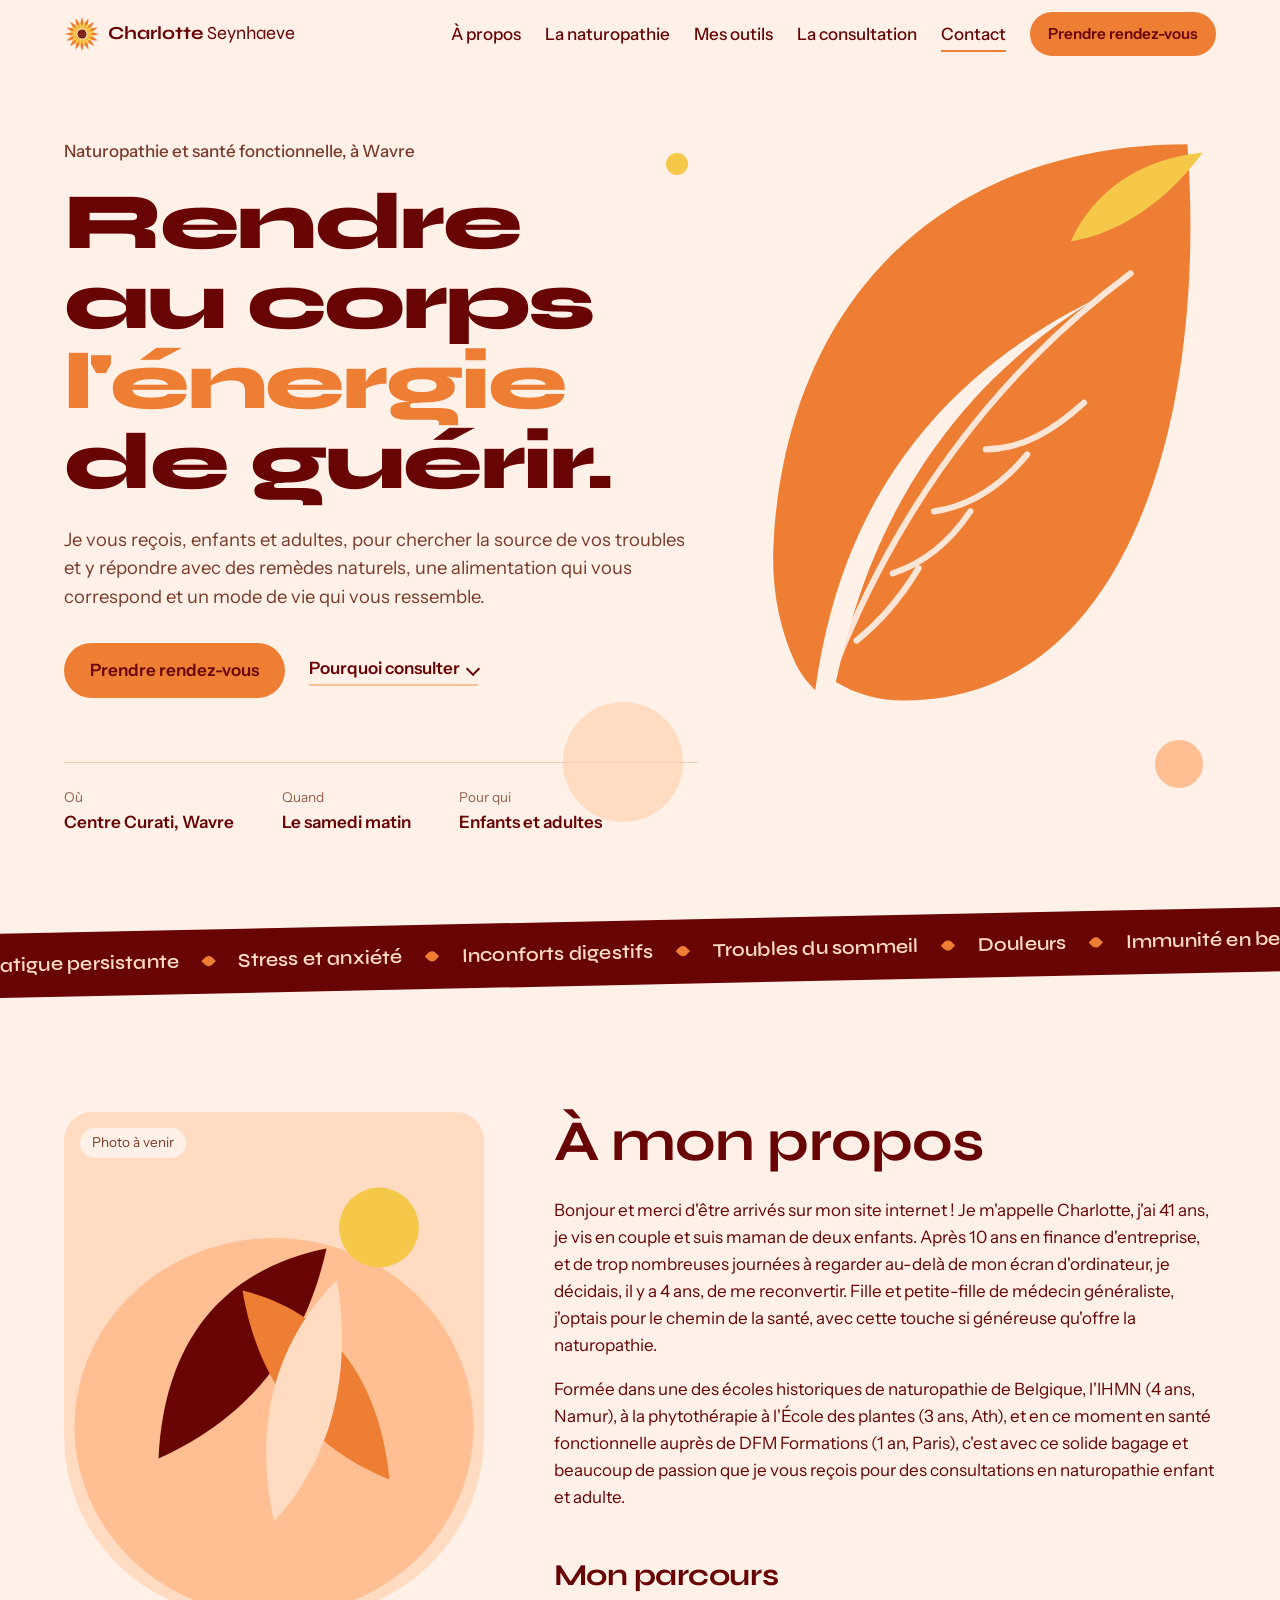
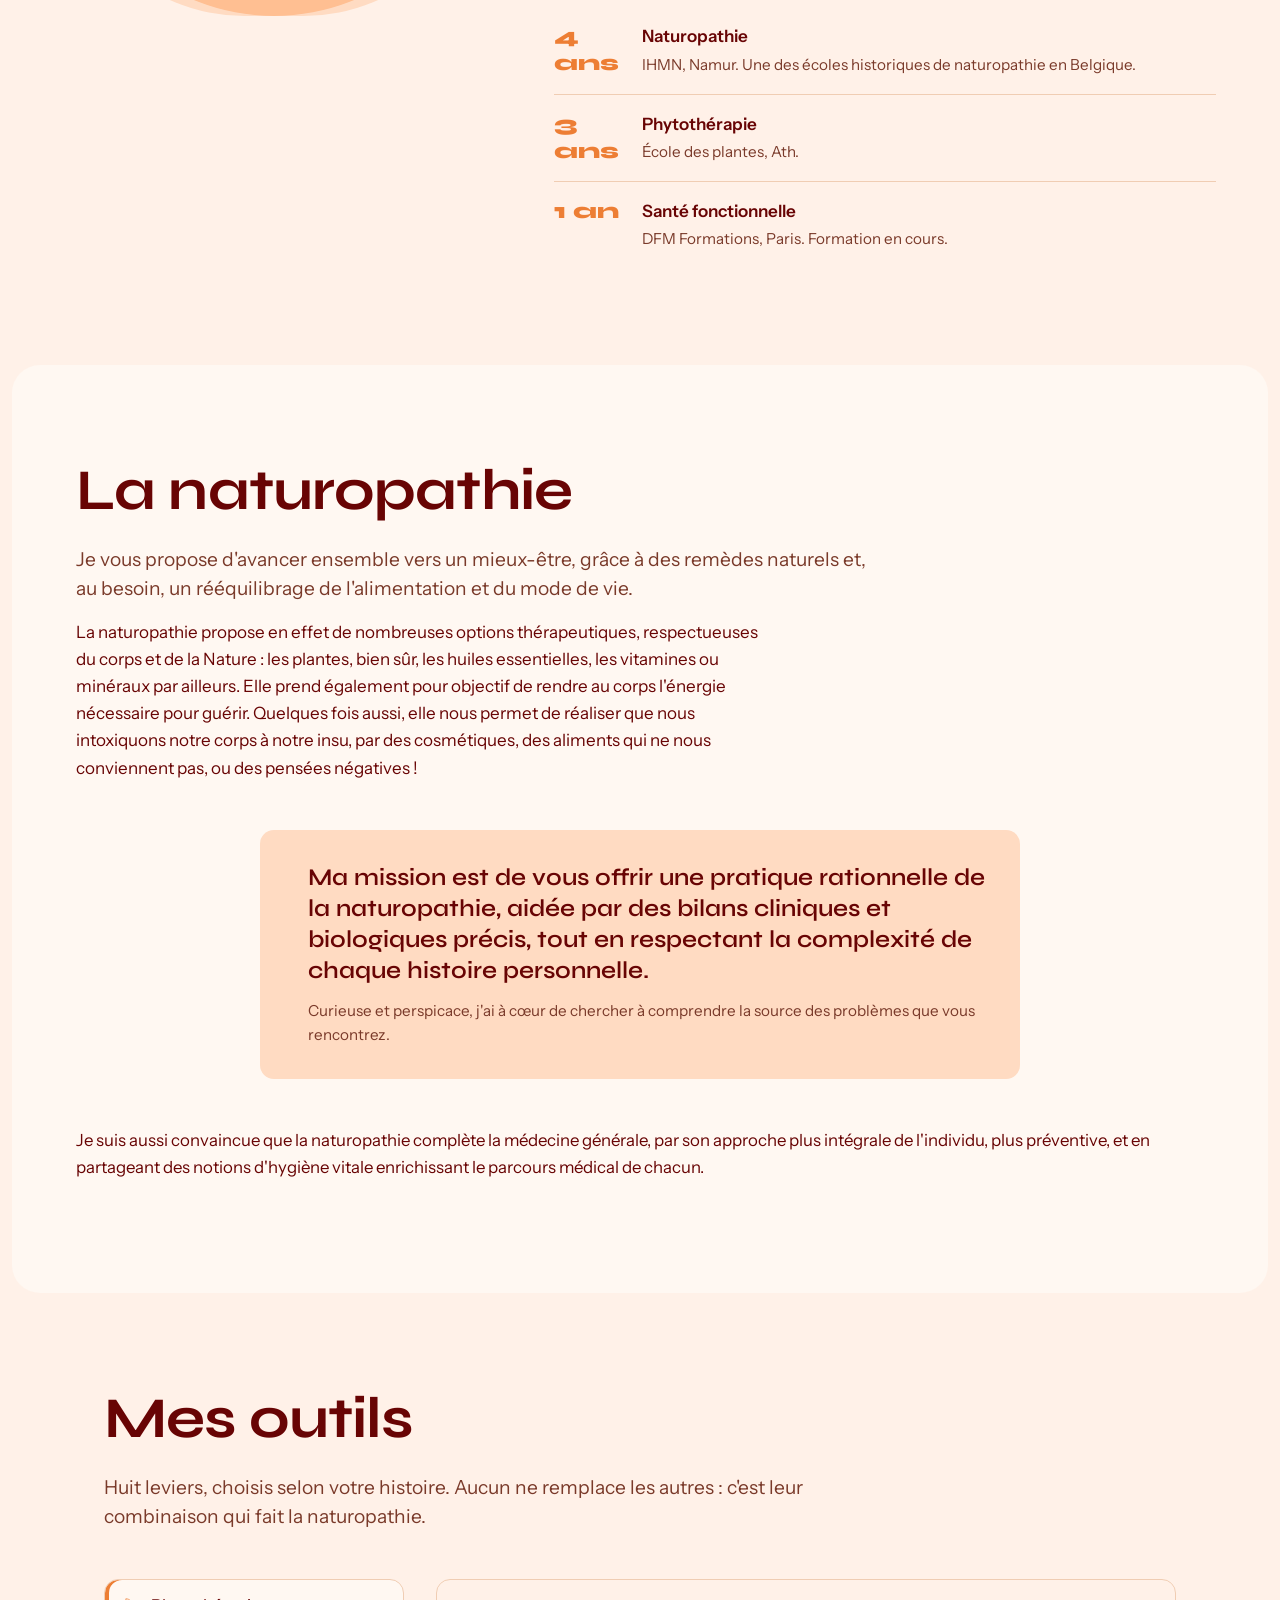
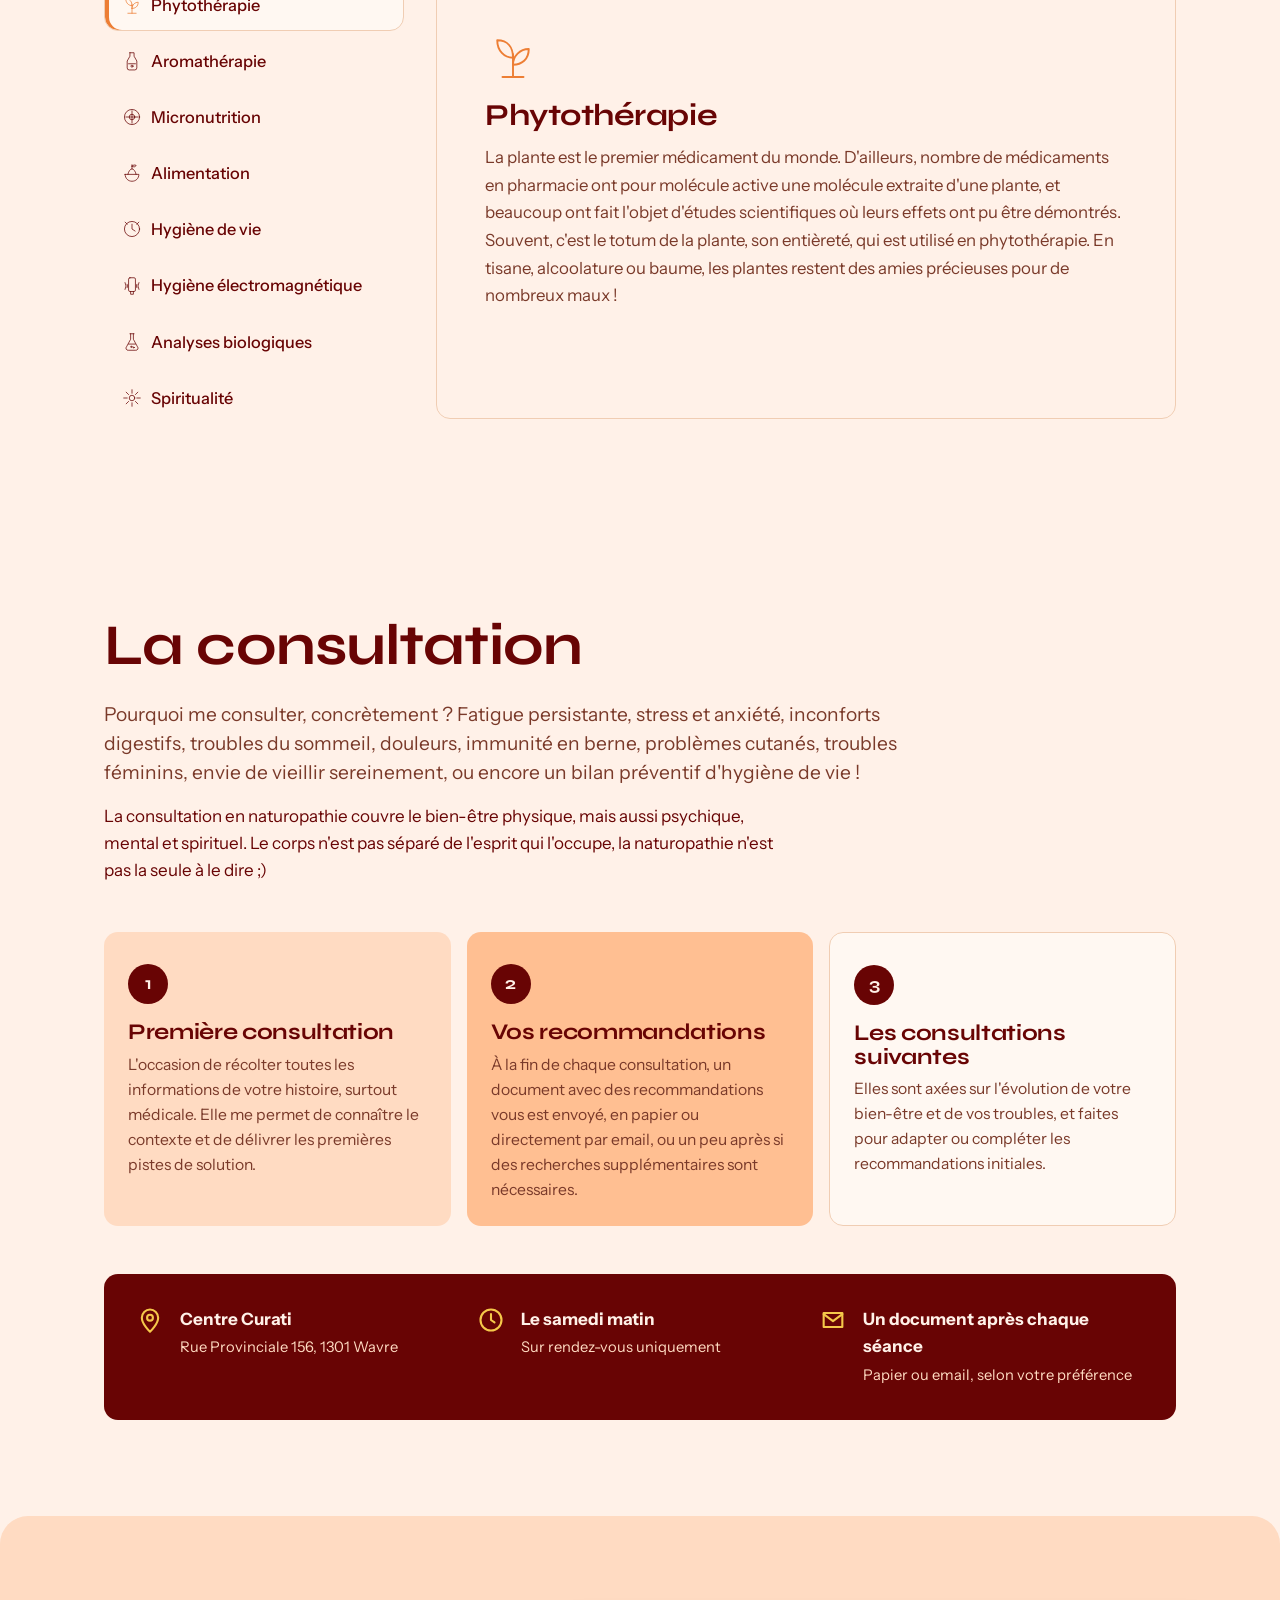
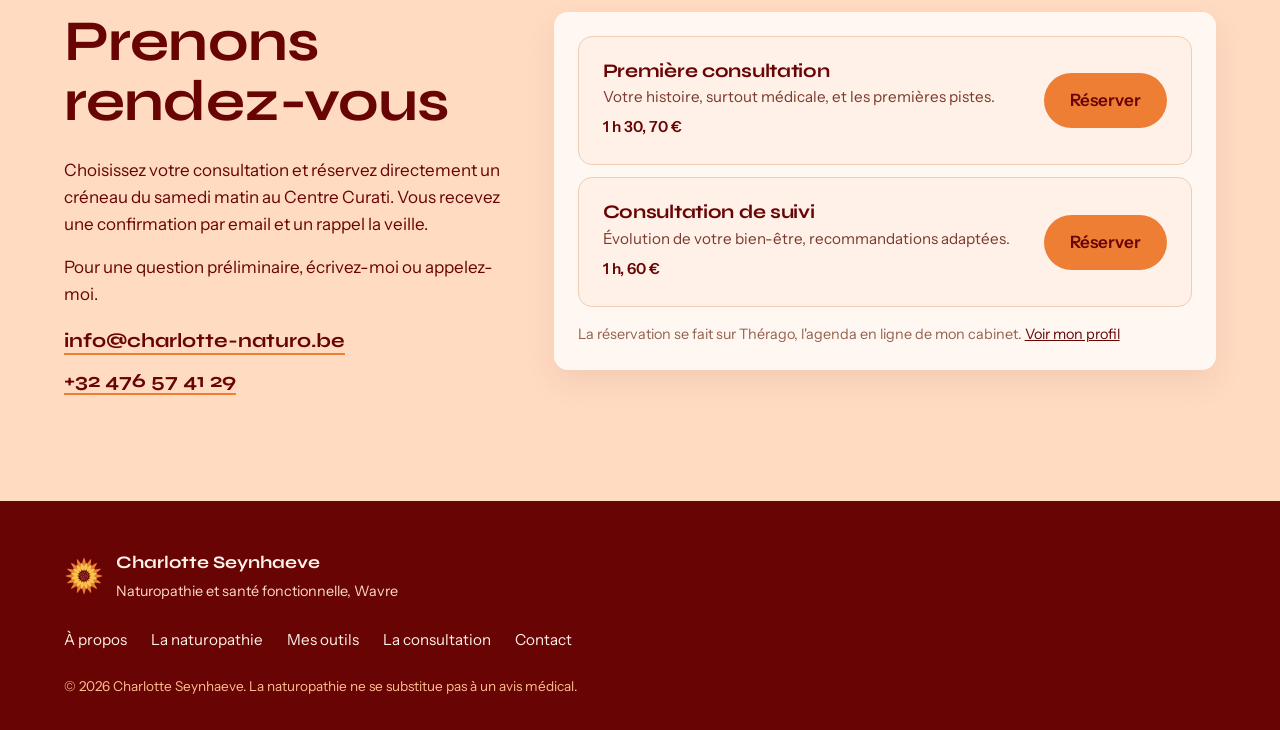
<file: index.html>
<!doctype html>
<html lang="fr">
<head>
<meta charset="utf-8">
<meta name="viewport" content="width=device-width, initial-scale=1">
<title>Charlotte Seynhaeve, naturopathe à Wavre</title>
<meta name="description" content="Naturopathie et santé fonctionnelle à Wavre. Consultations enfant et adulte le samedi matin au Centre Curati : phytothérapie, aromathérapie, micronutrition, alimentation, hygiène de vie, analyses biologiques.">
<meta property="og:title" content="Charlotte Seynhaeve, naturopathe à Wavre">
<meta property="og:description" content="Rendre au corps l'énergie de guérir. Naturopathie et santé fonctionnelle, consultations le samedi matin à Wavre.">
<meta property="og:type" content="website">
<meta name="theme-color" content="#ed7e34">
<link rel="icon" href="assets/img/favicon.svg" type="image/svg+xml">
<link rel="preconnect" href="https://fonts.googleapis.com">
<link rel="preconnect" href="https://fonts.gstatic.com" crossorigin>
<link href="https://fonts.googleapis.com/css2?family=Syne:wght@400..800&family=Instrument+Sans:ital,wght@0,400..700;1,400..700&display=swap" rel="stylesheet">
<link rel="stylesheet" href="assets/css/style.css?v=3">
</head>
<body>
<a class="skip" href="#main">Aller au contenu</a>

<header class="nav" id="top">
  <a class="nav__brand" href="#top" aria-label="Charlotte Seynhaeve, accueil">
    <img class="nav__mark" src="assets/img/logo-mark.svg" alt="" width="36" height="36">
    <span>Charlotte <em>Seynhaeve</em></span>
  </a>
  <nav class="nav__links" aria-label="Navigation principale">
    <a href="#apropos">À propos</a>
    <a href="#naturopathie">La naturopathie</a>
    <a href="#outils">Mes outils</a>
    <a href="#consultation">La consultation</a>
    <a href="#contact">Contact</a>
  </nav>
  <a class="btn btn--small nav__cta" href="#contact" data-booking>Prendre rendez-vous</a>
  <button class="nav__burger" type="button" aria-expanded="false" aria-controls="mobilemenu" aria-label="Ouvrir le menu">
    <span></span><span></span>
  </button>
</header>
<div class="mobilemenu" id="mobilemenu" hidden>
  <a href="#apropos">À propos</a>
  <a href="#naturopathie">La naturopathie</a>
  <a href="#outils">Mes outils</a>
  <a href="#consultation">La consultation</a>
  <a href="#contact">Contact</a>
  <a class="btn" href="#contact" data-booking>Prendre rendez-vous</a>
</div>

<main id="main">

<!-- ===== HERO ===== -->
<section class="hero">
  <div class="hero__art" aria-hidden="true">
    <svg class="hero__leaf" viewBox="0 0 520 620">
      <path class="leaf-body" d="M455 40C225 40 70 185 55 420c-3 45 4 85 20 120 5 11 12 20 20 28C120 385 215 265 365 190 230 275 150 395 115 560c20 12 42 18 66 18C395 578 475 310 455 40Z"/>
      <path class="leaf-vein" d="M110 555C170 400 265 265 400 165" />
      <path class="leaf-vein" d="M170 455c30-10 55-30 75-60M210 395c35-5 65-25 90-55M260 335c35 0 65-18 95-45M135 520c25-20 45-45 60-70"/>
      <path class="leaf-bud" d="M470 48c-60 6-105 36-128 86 48-8 92-38 128-86Z"/>
    </svg>
    <span class="hero__dot hero__dot--1"></span>
    <span class="hero__dot hero__dot--2"></span>
    <span class="hero__dot hero__dot--3"></span>
  </div>

  <div class="hero__copy">
    <p class="hero__intro">Naturopathie et santé fonctionnelle, à Wavre</p>
    <h1 class="hero__title">Rendre au corps <span class="nowrap">l'énergie</span> de guérir.</h1>
    <p class="hero__lead">Je vous reçois, enfants et adultes, pour chercher la source de vos troubles et y répondre avec des remèdes naturels, une alimentation qui vous correspond et un mode de vie qui vous ressemble.</p>
    <div class="hero__actions">
      <a class="btn" href="#contact" data-booking>Prendre rendez-vous</a>
      <a class="link-arrow" href="#consultation">Pourquoi consulter</a>
    </div>
    <dl class="hero__facts">
      <div><dt>Où</dt><dd>Centre Curati, Wavre</dd></div>
      <div><dt>Quand</dt><dd>Le samedi matin</dd></div>
      <div><dt>Pour qui</dt><dd>Enfants et adultes</dd></div>
    </dl>
  </div>
</section>

<!-- ===== MOTIFS ===== -->
<section class="ticker" aria-label="Motifs de consultation">
  <div class="ticker__track">
    <ul class="ticker__list">
      <li>Fatigue persistante</li><li>Stress et anxiété</li><li>Inconforts digestifs</li><li>Troubles du sommeil</li><li>Douleurs</li><li>Immunité en berne</li><li>Problèmes cutanés</li><li>Troubles féminins</li><li>Vieillir sereinement</li><li>Bilan préventif</li>
    </ul>
    <ul class="ticker__list" aria-hidden="true">
      <li>Fatigue persistante</li><li>Stress et anxiété</li><li>Inconforts digestifs</li><li>Troubles du sommeil</li><li>Douleurs</li><li>Immunité en berne</li><li>Problèmes cutanés</li><li>Troubles féminins</li><li>Vieillir sereinement</li><li>Bilan préventif</li>
    </ul>
  </div>
</section>

<!-- ===== A PROPOS ===== -->
<section class="about" id="apropos">
  <div class="about__grid">
    <div class="about__portrait reveal" aria-hidden="true">
      <div class="portrait">
        <svg viewBox="0 0 400 480" class="portrait__art">
          <ellipse class="p-ground" cx="200" cy="300" rx="190" ry="180"/>
          <path class="p-leaf p-leaf--a" d="M90 330C95 220 150 150 250 130 230 220 180 290 90 330Z"/>
          <path class="p-leaf p-leaf--b" d="M310 350C300 250 250 190 170 170 185 260 235 320 310 350Z"/>
          <path class="p-leaf p-leaf--c" d="M200 390C180 300 200 220 260 160 275 250 255 330 200 390Z"/>
          <circle class="p-sun" cx="300" cy="110" r="38"/>
        </svg>
        <p class="portrait__caption">Photo à venir</p>
      </div>
    </div>
    <div class="about__text">
      <h2 class="h2 reveal">À mon propos</h2>
      <p class="reveal">Bonjour et merci d'être arrivés sur mon site internet ! Je m'appelle Charlotte, j'ai 41 ans, je vis en couple et suis maman de deux enfants. Après 10 ans en finance d'entreprise, et de trop nombreuses journées à regarder au-delà de mon écran d'ordinateur, je décidais, il y a 4 ans, de me reconvertir. Fille et petite-fille de médecin généraliste, j'optais pour le chemin de la santé, avec cette touche si généreuse qu'offre la naturopathie.</p>
      <p class="reveal">Formée dans une des écoles historiques de naturopathie de Belgique, l'IHMN (4 ans, Namur), à la phytothérapie à l'École des plantes (3 ans, Ath), et en ce moment en santé fonctionnelle auprès de DFM Formations (1 an, Paris), c'est avec ce solide bagage et beaucoup de passion que je vous reçois pour des consultations en naturopathie enfant et adulte.</p>

      <h3 class="h3 reveal">Mon parcours</h3>
      <ol class="timeline reveal">
        <li>
          <span class="timeline__years">4 ans</span>
          <div><strong>Naturopathie</strong><span>IHMN, Namur. Une des écoles historiques de naturopathie en Belgique.</span></div>
        </li>
        <li>
          <span class="timeline__years">3 ans</span>
          <div><strong>Phytothérapie</strong><span>École des plantes, Ath.</span></div>
        </li>
        <li>
          <span class="timeline__years">1 an</span>
          <div><strong>Santé fonctionnelle</strong><span>DFM Formations, Paris. Formation en cours.</span></div>
        </li>
      </ol>
    </div>
  </div>
</section>

<!-- ===== NATUROPATHIE ===== -->
<section class="naturo" id="naturopathie">
  <div class="naturo__head">
    <h2 class="h2 reveal">La naturopathie</h2>
    <p class="lead reveal">Je vous propose d'avancer ensemble vers un mieux-être, grâce à des remèdes naturels et, au besoin, un rééquilibrage de l'alimentation et du mode de vie.</p>
    <p class="reveal">La naturopathie propose en effet de nombreuses options thérapeutiques, respectueuses du corps et de la Nature : les plantes, bien sûr, les huiles essentielles, les vitamines ou minéraux par ailleurs. Elle prend également pour objectif de rendre au corps l'énergie nécessaire pour guérir. Quelques fois aussi, elle nous permet de réaliser que nous intoxiquons notre corps à notre insu, par des cosmétiques, des aliments qui ne nous conviennent pas, ou des pensées négatives !</p>
  </div>

  <blockquote class="pull reveal">
    <p>Ma mission est de vous offrir une pratique rationnelle de la naturopathie, aidée par des bilans cliniques et biologiques précis, tout en respectant la complexité de chaque histoire personnelle.</p>
    <footer>Curieuse et perspicace, j'ai à cœur de chercher à comprendre la source des problèmes que vous rencontrez.</footer>
  </blockquote>

  <p class="naturo__more reveal">Je suis aussi convaincue que la naturopathie complète la médecine générale, par son approche plus intégrale de l'individu, plus préventive, et en partageant des notions d'hygiène vitale enrichissant le parcours médical de chacun.</p>
</section>

<!-- ===== MES OUTILS ===== -->
<section class="outils" id="outils">
  <div class="outils__head">
    <h2 class="h2 reveal">Mes outils</h2>
    <p class="lead reveal">Huit leviers, choisis selon votre histoire. Aucun ne remplace les autres : c'est leur combinaison qui fait la naturopathie.</p>
  </div>
  <div class="tabs reveal" data-tabs>
    <div class="tabs__list" role="tablist" aria-label="Mes outils">
      <button class="tabs__tab" role="tab" id="tab-0" aria-controls="panel-0" aria-selected="true" tabindex="0"><svg class="tabs__icon" viewBox="0 0 64 64" aria-hidden="true"><path d="M32 56V30"/><path d="M32 34c-10 0-18-8-18-20 12 0 18 8 18 20Z"/><path d="M32 42c0-10 8-18 18-18 0 12-8 18-18 18Z"/><path d="M20 56h24"/></svg><span>Phytothérapie</span></button>
      <button class="tabs__tab" role="tab" id="tab-1" aria-controls="panel-1" aria-selected="false" tabindex="-1"><svg class="tabs__icon" viewBox="0 0 64 64" aria-hidden="true"><path d="M26 8h12v10l8 14v20a6 6 0 0 1-6 6H24a6 6 0 0 1-6-6V32l8-14V8Z"/><path d="M22 40h20"/><circle cx="32" cy="47" r="3"/></svg><span>Aromathérapie</span></button>
      <button class="tabs__tab" role="tab" id="tab-2" aria-controls="panel-2" aria-selected="false" tabindex="-1"><svg class="tabs__icon" viewBox="0 0 64 64" aria-hidden="true"><circle cx="32" cy="32" r="22"/><path d="M32 14v36M14 32h36"/><circle cx="32" cy="32" r="8"/></svg><span>Micronutrition</span></button>
      <button class="tabs__tab" role="tab" id="tab-3" aria-controls="panel-3" aria-selected="false" tabindex="-1"><svg class="tabs__icon" viewBox="0 0 64 64" aria-hidden="true"><path d="M12 36c0 12 9 20 20 20s20-8 20-20H12Z"/><path d="M20 36c2-10 8-16 12-16s10 6 12 16"/><path d="M32 20V8"/><path d="M32 12c4-4 8-4 12-2-2 4-6 6-12 2Z"/></svg><span>Alimentation</span></button>
      <button class="tabs__tab" role="tab" id="tab-4" aria-controls="panel-4" aria-selected="false" tabindex="-1"><svg class="tabs__icon" viewBox="0 0 64 64" aria-hidden="true"><circle cx="32" cy="32" r="22"/><path d="M32 18v14l9 6"/><path d="M12 12l6 6M52 12l-6 6"/></svg><span>Hygiène de vie</span></button>
      <button class="tabs__tab" role="tab" id="tab-5" aria-controls="panel-5" aria-selected="false" tabindex="-1"><svg class="tabs__icon" viewBox="0 0 64 64" aria-hidden="true"><rect x="22" y="8" width="20" height="40" rx="4"/><path d="M28 48v8h8v-8"/><path d="M12 22a20 20 0 0 1 0 20M52 22a20 20 0 0 0 0 20M18 27a12 12 0 0 1 0 10M46 27a12 12 0 0 0 0 10"/></svg><span>Hygiène électromagnétique</span></button>
      <button class="tabs__tab" role="tab" id="tab-6" aria-controls="panel-6" aria-selected="false" tabindex="-1"><svg class="tabs__icon" viewBox="0 0 64 64" aria-hidden="true"><path d="M26 8h12"/><path d="M28 8v16L16 46a6 6 0 0 0 5 10h22a6 6 0 0 0 5-10L36 24V8"/><path d="M22 38h20"/><circle cx="30" cy="46" r="2"/><circle cx="37" cy="48" r="1.5"/></svg><span>Analyses biologiques</span></button>
      <button class="tabs__tab" role="tab" id="tab-7" aria-controls="panel-7" aria-selected="false" tabindex="-1"><svg class="tabs__icon" viewBox="0 0 64 64" aria-hidden="true"><circle cx="32" cy="32" r="8"/><path d="M32 8v10M32 46v10M8 32h10M46 32h10M15 15l7 7M42 42l7 7M49 15l-7 7M22 42l-7 7"/></svg><span>Spiritualité</span></button>
    </div>
    <div class="tabs__panels">
      <article class="tabs__panel" role="tabpanel" id="panel-0" aria-labelledby="tab-0">
        <svg class="tabs__bigicon" viewBox="0 0 64 64" aria-hidden="true"><path d="M32 56V30"/><path d="M32 34c-10 0-18-8-18-20 12 0 18 8 18 20Z"/><path d="M32 42c0-10 8-18 18-18 0 12-8 18-18 18Z"/><path d="M20 56h24"/></svg>
        <h3>Phytothérapie</h3>
        <p>La plante est le premier médicament du monde. D'ailleurs, nombre de médicaments en pharmacie ont pour molécule active une molécule extraite d'une plante, et beaucoup ont fait l'objet d'études scientifiques où leurs effets ont pu être démontrés. Souvent, c'est le totum de la plante, son entièreté, qui est utilisé en phytothérapie. En tisane, alcoolature ou baume, les plantes restent des amies précieuses pour de nombreux maux !</p>
      </article>
      <article class="tabs__panel" role="tabpanel" id="panel-1" aria-labelledby="tab-1" hidden>
        <svg class="tabs__bigicon" viewBox="0 0 64 64" aria-hidden="true"><path d="M26 8h12v10l8 14v20a6 6 0 0 1-6 6H24a6 6 0 0 1-6-6V32l8-14V8Z"/><path d="M22 40h20"/><circle cx="32" cy="47" r="3"/></svg>
        <h3>Aromathérapie</h3>
        <p>Assez connues du grand public, les huiles essentielles sont des extraits concentrés de plantes aromatiques. Elles sont souvent très puissantes et nécessitent certaines connaissances pour être manipulées avec prudence.</p>
      </article>
      <article class="tabs__panel" role="tabpanel" id="panel-2" aria-labelledby="tab-2" hidden>
        <svg class="tabs__bigicon" viewBox="0 0 64 64" aria-hidden="true"><circle cx="32" cy="32" r="22"/><path d="M32 14v36M14 32h36"/><circle cx="32" cy="32" r="8"/></svg>
        <h3>Micronutrition</h3>
        <p>Les minéraux, vitamines et oligoéléments qui nous composent participent aux réactions biochimiques de notre corps. Une carence a donc souvent un impact sur plusieurs voies métaboliques. Sachant que les aliments ne sont plus aussi riches qu'avant, pour certains grands auteurs, se complémenter n'est plus une option.</p>
      </article>
      <article class="tabs__panel" role="tabpanel" id="panel-3" aria-labelledby="tab-3" hidden>
        <svg class="tabs__bigicon" viewBox="0 0 64 64" aria-hidden="true"><path d="M12 36c0 12 9 20 20 20s20-8 20-20H12Z"/><path d="M20 36c2-10 8-16 12-16s10 6 12 16"/><path d="M32 20V8"/><path d="M32 12c4-4 8-4 12-2-2 4-6 6-12 2Z"/></svg>
        <h3>Alimentation</h3>
        <p>Nos choix alimentaires ont un impact direct sur notre bien-être. Manger bio ? Local ? Quelles huiles ? Quid du gluten, des produits laitiers ? L'alimentation est un sujet fertile sur lequel les connaissances ont énormément évolué. Et pour cause, l'équilibre intestinal est au centre de la santé fonctionnelle. Une bonne santé digestive commence par une alimentation qui nous correspond, et à chaque individu correspond une diète particulière.</p>
      </article>
      <article class="tabs__panel" role="tabpanel" id="panel-4" aria-labelledby="tab-4" hidden>
        <svg class="tabs__bigicon" viewBox="0 0 64 64" aria-hidden="true"><circle cx="32" cy="32" r="22"/><path d="M32 18v14l9 6"/><path d="M12 12l6 6M52 12l-6 6"/></svg>
        <h3>Hygiène de vie</h3>
        <p>Grand classique de la naturopathie, des changements dans le mode de vie peuvent avoir un impact considérable sur la santé. Mieux dormir, faire plus d'exercice, se respecter, gérer le stress : quoi de plus essentiel ? Ici, rien à acheter, mais de la motivation et de la prise de conscience !</p>
      </article>
      <article class="tabs__panel" role="tabpanel" id="panel-5" aria-labelledby="tab-5" hidden>
        <svg class="tabs__bigicon" viewBox="0 0 64 64" aria-hidden="true"><rect x="22" y="8" width="20" height="40" rx="4"/><path d="M28 48v8h8v-8"/><path d="M12 22a20 20 0 0 1 0 20M52 22a20 20 0 0 0 0 20M18 27a12 12 0 0 1 0 10M46 27a12 12 0 0 0 0 10"/></svg>
        <h3>Hygiène électromagnétique</h3>
        <p>Un petit sujet hors cursus, mais qui me tient à cœur ! Il s'agit ici d'être électro-conscient quant à une exposition abusive aux ondes électromagnétiques. GSM, ordinateur, bluetooth dans la voiture, lampes de chevet : l'idée est de s'affranchir de chaque exposition inutile.</p>
      </article>
      <article class="tabs__panel" role="tabpanel" id="panel-6" aria-labelledby="tab-6" hidden>
        <svg class="tabs__bigicon" viewBox="0 0 64 64" aria-hidden="true"><path d="M26 8h12"/><path d="M28 8v16L16 46a6 6 0 0 0 5 10h22a6 6 0 0 0 5-10L36 24V8"/><path d="M22 38h20"/><circle cx="30" cy="46" r="2"/><circle cx="37" cy="48" r="1.5"/></svg>
        <h3>Analyses biologiques</h3>
        <p>L'analyse de résultats sanguins est un outil à part entière, qui peut confirmer les signes cliniques ou apporter des éléments nouveaux. La lecture de bilans fait partie de ma formation en naturopathie ainsi qu'en santé fonctionnelle. Dans le cadre d'une analyse en santé fonctionnelle, les marqueurs regardés seront souvent plus nombreux que lors d'une prise de sang « de routine », et les normes des laboratoires ne seront pas identiques non plus.</p>
      </article>
      <article class="tabs__panel" role="tabpanel" id="panel-7" aria-labelledby="tab-7" hidden>
        <svg class="tabs__bigicon" viewBox="0 0 64 64" aria-hidden="true"><circle cx="32" cy="32" r="8"/><path d="M32 8v10M32 46v10M8 32h10M46 32h10M15 15l7 7M42 42l7 7M49 15l-7 7M22 42l-7 7"/></svg>
        <h3>Spiritualité</h3>
        <p>Et si, à côté des chiffres, nous prenions le temps de voir plus loin, plus profond ? Qu'est-ce qui vous inspire ? Qu'est-ce qui vous donne du bonheur ? Quelles activités, quelles relations vous sont bénéfiques ? En quoi, en qui croyez-vous ? La vie est un cadeau tellement précieux, comment faire pour en profiter joyeusement ?</p>
      </article>
    </div>
  </div>
</section>

<!-- ===== CONSULTATION ===== -->
<section class="consult" id="consultation">
  <div class="consult__intro">
    <h2 class="h2 reveal">La consultation</h2>
    <p class="lead reveal">Pourquoi me consulter, concrètement ? Fatigue persistante, stress et anxiété, inconforts digestifs, troubles du sommeil, douleurs, immunité en berne, problèmes cutanés, troubles féminins, envie de vieillir sereinement, ou encore un bilan préventif d'hygiène de vie !</p>
    <p class="reveal">La consultation en naturopathie couvre le bien-être physique, mais aussi psychique, mental et spirituel. Le corps n'est pas séparé de l'esprit qui l'occupe, la naturopathie n'est pas la seule à le dire ;)</p>
  </div>

  <ol class="steps">
    <li class="step reveal">
      <span class="step__num">1</span>
      <h3>Première consultation</h3>
      <p>L'occasion de récolter toutes les informations de votre histoire, surtout médicale. Elle me permet de connaître le contexte et de délivrer les premières pistes de solution.</p>
    </li>
    <li class="step reveal">
      <span class="step__num">2</span>
      <h3>Vos recommandations</h3>
      <p>À la fin de chaque consultation, un document avec des recommandations vous est envoyé, en papier ou directement par email, ou un peu après si des recherches supplémentaires sont nécessaires.</p>
    </li>
    <li class="step reveal">
      <span class="step__num">3</span>
      <h3>Les consultations suivantes</h3>
      <p>Elles sont axées sur l'évolution de votre bien-être et de vos troubles, et faites pour adapter ou compléter les recommandations initiales.</p>
    </li>
  </ol>

  <aside class="practical reveal">
    <div class="practical__item">
      <svg viewBox="0 0 24 24" aria-hidden="true"><path d="M12 22s7-6.5 7-12a7 7 0 1 0-14 0c0 5.5 7 12 7 12Z"/><circle cx="12" cy="10" r="2.5"/></svg>
      <div><strong>Centre Curati</strong><span>Rue Provinciale 156, 1301 Wavre</span></div>
    </div>
    <div class="practical__item">
      <svg viewBox="0 0 24 24" aria-hidden="true"><circle cx="12" cy="12" r="9"/><path d="M12 7v5l3 2"/></svg>
      <div><strong>Le samedi matin</strong><span>Sur rendez-vous uniquement</span></div>
    </div>
    <div class="practical__item">
      <svg viewBox="0 0 24 24" aria-hidden="true"><path d="M4 6h16v12H4z"/><path d="m4 7 8 6 8-6"/></svg>
      <div><strong>Un document après chaque séance</strong><span>Papier ou email, selon votre préférence</span></div>
    </div>
  </aside>
</section>

<!-- ===== CONTACT / RÉSERVATION ===== -->
<section class="contact" id="contact">
  <div class="contact__grid">
    <div class="contact__text">
      <h2 class="h2 reveal">Prenons rendez-vous</h2>
      <p class="reveal">Choisissez votre consultation et réservez directement un créneau du samedi matin au Centre Curati. Vous recevez une confirmation par email et un rappel la veille.</p>
      <p class="reveal">Pour une question préliminaire, écrivez-moi ou appelez-moi.</p>
      <ul class="contact__list reveal">
        <li><a href="mailto:info@charlotte-naturo.be">info@charlotte-naturo.be</a></li>
        <li><a href="tel:+32476574129">+32 476 57 41 29</a></li>
      </ul>
    </div>
    <div class="booking reveal" id="reserver">
      <ul class="offers" data-therago-offers>
        <li class="offer">
          <div class="offer__text">
            <h3>Première consultation</h3>
            <p>Votre histoire, surtout médicale, et les premières pistes.</p>
            <span class="offer__meta">1 h 30, 70 €</span>
          </div>
          <a class="btn" href="https://therago.be/fr/t/charlotte-seynhaeve/book?serviceId=cmvkv5uqx0003o03wuc7skx90" target="_blank" rel="noopener">Réserver</a>
        </li>
        <li class="offer">
          <div class="offer__text">
            <h3>Consultation de suivi</h3>
            <p>Évolution de votre bien-être, recommandations adaptées.</p>
            <span class="offer__meta">1 h, 60 €</span>
          </div>
          <a class="btn" href="https://therago.be/fr/t/charlotte-seynhaeve/book?serviceId=cmvkv5urg0004o03wfc20tj4b" target="_blank" rel="noopener">Réserver</a>
        </li>
      </ul>
      <div data-therago-embed hidden></div>
      <p class="booking__note">La réservation se fait sur Thérago, l'agenda en ligne de mon cabinet. <a href="https://therago.be/fr/t/charlotte-seynhaeve" target="_blank" rel="noopener">Voir mon profil</a></p>
    </div>
  </div>
</section>

</main>

<footer class="footer">
  <div class="footer__brand">
    <img src="assets/img/logo-mark.svg" alt="" width="40" height="40">
    <div>
      <strong>Charlotte Seynhaeve</strong>
      <span>Naturopathie et santé fonctionnelle, Wavre</span>
    </div>
  </div>
  <nav class="footer__links" aria-label="Liens de pied de page">
    <a href="#apropos">À propos</a>
    <a href="#naturopathie">La naturopathie</a>
    <a href="#outils">Mes outils</a>
    <a href="#consultation">La consultation</a>
    <a href="#contact">Contact</a>
  </nav>
  <p class="footer__legal">© <span data-year>2026</span> Charlotte Seynhaeve. La naturopathie ne se substitue pas à un avis médical.</p>
</footer>

<script src="assets/js/main.js?v=3" defer></script>
</body>
</html>
</file>
<file: assets/css/style.css>
/* Charlotte Seynhaeve, naturopathe. Feuille de style unique, mobile-first. */

/* ---------- Tokens ---------- */
:root {
  /* Charte Wix du site : orange, bordeaux, trois pêches */
  --cream: #fff1e8;
  --peach: #ffdbc2;
  --peach-deep: #ffbf92;
  --orange: #ed7e34;
  --orange-deep: #b8530f;
  --sun: #f5c84a;
  --ink: #680404;
  --ink-soft: #7a3a2a;
  --ink-muted: #96604e;
  --line: #f0cdb3;
  --white: #fff8f2;

  --font-display: "Syne", "Avenir Next", "Helvetica Neue", sans-serif;
  --font-body: "Instrument Sans", "Helvetica Neue", Arial, sans-serif;

  --space-1: 4px;
  --space-2: 8px;
  --space-3: 12px;
  --space-4: 16px;
  --space-5: 24px;
  --space-6: 32px;
  --space-7: 48px;
  --space-8: 64px;
  --space-9: 96px;
  --space-10: 128px;

  --radius-sm: 6px;
  --radius-md: 14px;
  --radius-lg: 28px;
  --radius-pill: 999px;

  --shadow-soft: 0 12px 32px rgba(104, 4, 4, 0.08);
  --shadow-lift: 0 20px 48px rgba(104, 4, 4, 0.14);

  --ease-out: cubic-bezier(0.22, 1, 0.36, 1);
  --gutter: clamp(20px, 5vw, 72px);
  --measure: 62ch;
}

/* ---------- Base ---------- */
*, *::before, *::after { box-sizing: border-box; }
html { scroll-behavior: smooth; -webkit-text-size-adjust: 100%; }
body {
  margin: 0;
  background: var(--cream);
  color: var(--ink);
  font-family: var(--font-body);
  font-size: 17px;
  line-height: 1.6;
  overflow-x: hidden;
}
img, svg { display: block; max-width: 100%; }
a { color: inherit; }
p { margin: 0 0 var(--space-4); max-width: var(--measure); }
h1, h2, h3, h4 { margin: 0; font-family: var(--font-display); font-weight: 700; line-height: 1.05; letter-spacing: -0.015em; }
ul, ol { margin: 0; padding: 0; list-style: none; }
button { font: inherit; color: inherit; }
.nowrap { white-space: nowrap; }

:focus-visible { outline: 3px solid var(--orange-deep); outline-offset: 3px; border-radius: 4px; }

.skip {
  position: absolute; left: var(--space-4); top: -100px;
  background: var(--ink); color: var(--cream); padding: var(--space-2) var(--space-4);
  border-radius: var(--radius-sm); z-index: 100;
}
.skip:focus { top: var(--space-4); }

/* ---------- Type scale ---------- */
.h2 {
  font-size: clamp(2.2rem, 5.2vw, 3.6rem);
  margin-bottom: var(--space-5);
}
.h3 {
  font-size: clamp(1.5rem, 2.6vw, 1.9rem);
  margin: var(--space-7) 0 var(--space-4);
}
.lead { font-size: 1.2rem; line-height: 1.5; color: var(--ink-soft); }

/* ---------- Buttons and links ---------- */
.btn {
  display: inline-flex; align-items: center; justify-content: center; gap: var(--space-2);
  background: var(--orange); color: var(--ink);
  font-weight: 600; text-decoration: none;
  padding: 14px 26px; border: 0; border-radius: var(--radius-pill);
  transition: transform .35s var(--ease-out), box-shadow .35s var(--ease-out), background .2s;
  cursor: pointer;
}
.btn:hover { background: var(--sun); transform: translateY(-2px); box-shadow: 0 10px 24px rgba(237, 126, 52, 0.35); }
.btn:active { transform: translateY(0); }
.btn--small { padding: 10px 18px; font-size: .95rem; }
.btn--wide { width: 100%; }

.link-arrow {
  display: inline-flex; align-items: center; gap: var(--space-2);
  font-weight: 600; text-decoration: none; color: var(--ink);
  padding-bottom: 2px; border-bottom: 2px solid var(--peach-deep);
  transition: border-color .2s;
}
.link-arrow::after { content: ""; width: 10px; height: 10px; border-right: 2px solid currentColor; border-bottom: 2px solid currentColor; transform: rotate(45deg); transition: transform .25s var(--ease-out); }
.link-arrow:hover { border-color: var(--orange); }
.link-arrow:hover::after { transform: translateY(3px) rotate(45deg); }

/* ---------- Nav ---------- */
.nav {
  position: sticky; top: 0; z-index: 50;
  display: flex; align-items: center; gap: var(--space-5);
  padding: var(--space-3) var(--gutter);
  background: rgba(255, 241, 232, 0.86);
  backdrop-filter: blur(14px); -webkit-backdrop-filter: blur(14px);
  border-bottom: 1px solid transparent;
  transition: border-color .3s;
}
.nav.is-scrolled { border-bottom-color: var(--line); }
.nav__brand {
  display: inline-flex; align-items: center; gap: var(--space-2);
  font-family: var(--font-display); font-size: 1.15rem; font-weight: 700; text-decoration: none;
  margin-right: auto;
}
.nav__brand em { font-style: normal; font-weight: 400; }
.nav__mark { width: 36px; height: 36px; transition: transform .7s var(--ease-out); }
.nav__brand:hover .nav__mark { transform: rotate(24deg); }
.nav__links { display: none; gap: var(--space-5); }
.nav__links a { text-decoration: none; font-weight: 500; position: relative; padding: 4px 0; }
.nav__links a::after { content: ""; position: absolute; left: 0; right: 0; bottom: 0; height: 2px; background: var(--orange); transform: scaleX(0); transform-origin: left; transition: transform .3s var(--ease-out); }
.nav__links a:hover::after, .nav__links a.is-active::after { transform: scaleX(1); }
.nav__cta { display: none; }
.nav__burger {
  width: 44px; height: 44px; display: grid; place-items: center;
  background: none; border: 0; cursor: pointer; border-radius: var(--radius-pill);
}
.nav__burger span { display: block; width: 22px; height: 2px; background: var(--ink); transition: transform .3s var(--ease-out); }
.nav__burger span:first-child { transform: translateY(-3px); }
.nav__burger span:last-child { transform: translateY(3px); }
.nav__burger[aria-expanded="true"] span:first-child { transform: translateY(1px) rotate(45deg); }
.nav__burger[aria-expanded="true"] span:last-child { transform: translateY(-1px) rotate(-45deg); }

.mobilemenu {
  position: fixed; inset: 64px 0 auto 0; z-index: 49;
  display: flex; flex-direction: column; gap: var(--space-3);
  padding: var(--space-5) var(--gutter) var(--space-6);
  background: var(--cream); border-bottom: 1px solid var(--line);
  box-shadow: var(--shadow-soft);
}
.mobilemenu[hidden] { display: none; }
.mobilemenu a { text-decoration: none; font-family: var(--font-display); font-size: 1.5rem; font-weight: 700; }
.mobilemenu .btn { font-family: var(--font-body); font-size: 1rem; align-self: flex-start; margin-top: var(--space-3); }

@media (min-width: 1024px) {
  .nav__links { display: flex; }
  .nav__cta { display: inline-flex; }
  .nav__burger, .mobilemenu { display: none; }
}

/* ---------- Hero ---------- */
.hero {
  position: relative;
  display: grid;
  padding: var(--space-7) var(--gutter) var(--space-8);
  min-height: calc(100svh - 64px);
  align-content: center;
  overflow: hidden;
}
.hero__art { position: absolute; inset: 0; pointer-events: none; z-index: 0; }
.hero__leaf {
  position: absolute; right: -22%; top: -4%; width: min(70vw, 420px); height: auto;
  transform-origin: 85% 10%;
  animation: leaf-in 1.4s var(--ease-out) both, breathe 9s ease-in-out 1.4s infinite;
  will-change: transform;
}
/* Sur mobile la feuille passe derrière le titre : teinte pêche pour garder le texte lisible */
.leaf-body { fill: var(--peach); }
.leaf-vein { fill: none; stroke: var(--cream); stroke-width: 6; stroke-linecap: round; opacity: .9; }
@media (min-width: 900px) { .leaf-body { fill: var(--orange); } }
.leaf-bud { fill: var(--sun); }
.hero__dot { position: absolute; border-radius: 50%; background: var(--peach); opacity: 0; animation: dot-in 1s var(--ease-out) forwards; }
.hero__dot--1 { width: 120px; height: 120px; left: -40px; bottom: 12%; animation-delay: .5s; }
.hero__dot--2 { width: 48px; height: 48px; right: 14%; bottom: 18%; background: var(--peach-deep); animation-delay: .8s; }
.hero__dot--3 { width: 22px; height: 22px; left: 52%; top: 10%; background: var(--sun); animation-delay: 1s; }

.hero__copy { position: relative; z-index: 1; max-width: 680px; }
.hero__intro { font-weight: 500; color: var(--ink-soft); margin-bottom: var(--space-4); animation: rise .8s var(--ease-out) both; }
.hero__title {
  font-size: clamp(2.6rem, 7.2vw, 5rem);
  line-height: 1;
  font-weight: 800;
  letter-spacing: -0.03em;
  margin-bottom: var(--space-5);
  animation: rise .9s var(--ease-out) .1s both;
}
.hero__title .nowrap { color: var(--orange-deep); }
@media (min-width: 900px) { .hero__title .nowrap { color: var(--orange); } }
.hero__lead { font-size: 1.15rem; line-height: 1.55; color: var(--ink-soft); max-width: 52ch; margin-bottom: var(--space-6); animation: rise .9s var(--ease-out) .25s both; }
.hero__actions { display: flex; flex-wrap: wrap; align-items: center; gap: var(--space-5); animation: rise .9s var(--ease-out) .35s both; }
.hero__facts {
  display: grid; grid-template-columns: repeat(3, auto); justify-content: start; gap: var(--space-5) var(--space-7);
  margin: var(--space-8) 0 0; padding-top: var(--space-5);
  border-top: 1px solid var(--line);
  animation: rise .9s var(--ease-out) .5s both;
}
.hero__facts dt { font-size: .85rem; color: var(--ink-muted); }
.hero__facts dd { margin: 0; font-weight: 600; }
@media (max-width: 480px) { .hero__facts { grid-template-columns: 1fr; gap: var(--space-3); } }

@keyframes rise { from { opacity: 0; transform: translateY(22px); } to { opacity: 1; transform: none; } }
@keyframes leaf-in { from { opacity: 0; transform: rotate(-14deg) scale(.9); } to { opacity: 1; transform: none; } }
@keyframes breathe { 0%, 100% { transform: rotate(0) scale(1); } 50% { transform: rotate(-3deg) scale(1.025); } }
@keyframes dot-in { to { opacity: 1; } }

@media (min-width: 900px) {
  .hero { grid-template-columns: 1.1fr .9fr; padding-top: var(--space-8); }
  .hero__leaf { right: 2%; top: 4%; width: min(42vw, 560px); }
  .hero__dot--1 { left: 44%; bottom: 10%; }
  .hero__dot--2 { right: 6%; bottom: 14%; }
}

/* ---------- Ticker ---------- */
.ticker {
  background: var(--ink); color: var(--peach);
  padding: var(--space-4) 0; overflow: hidden;
  transform: rotate(-1.2deg) scale(1.02);
  margin: var(--space-4) 0 var(--space-6);
}
.ticker__track { display: flex; width: max-content; animation: ticker 48s linear infinite; }
.ticker__list { display: flex; }
.ticker__list li {
  display: flex; align-items: center; gap: var(--space-5); padding-right: var(--space-5);
  font-family: var(--font-display); font-size: 1.2rem; font-weight: 600; white-space: nowrap;
}
.ticker__list li::after { content: ""; width: 10px; height: 10px; border-radius: 50% 0; background: var(--orange); transform: rotate(45deg); }
.ticker:hover .ticker__track { animation-play-state: paused; }
@keyframes ticker { to { transform: translateX(-50%); } }

/* ---------- Sections ---------- */
section { padding-inline: var(--gutter); }
.about, .naturo, .outils, .consult, .contact { padding-block: var(--space-9); }

/* About */
.about__grid { display: grid; gap: var(--space-7); max-width: 1200px; margin: 0 auto; }
.portrait {
  position: relative; border-radius: var(--radius-lg) var(--radius-lg) 180px 180px;
  background: var(--peach); overflow: hidden; aspect-ratio: 5 / 6; max-width: 420px;
}
.portrait__art { width: 100%; height: 100%; }
.p-ground { fill: var(--peach-deep); }
.p-leaf { fill: var(--ink); }
.p-leaf--b { fill: var(--orange); }
.p-leaf--c { fill: var(--peach); }
.p-sun { fill: var(--sun); }
.portrait__caption { position: absolute; left: var(--space-4); top: var(--space-4); margin: 0; font-size: .85rem; color: var(--ink-soft); background: var(--cream); padding: 4px 12px; border-radius: var(--radius-pill); }

.timeline { display: grid; max-width: var(--measure); }
.timeline li { display: grid; grid-template-columns: 72px 1fr; gap: var(--space-4); align-items: start; padding: var(--space-4) 0; border-top: 1px solid var(--line); }
.timeline li:first-child { border-top: 0; }
.timeline__years { font-family: var(--font-display); font-weight: 800; font-size: 1.4rem; color: var(--orange); line-height: 1.2; }
.timeline strong { display: block; font-weight: 600; }
.timeline span:not(.timeline__years) { color: var(--ink-soft); font-size: .95rem; }

@media (min-width: 900px) {
  .about__grid { grid-template-columns: 2fr 3fr; align-items: start; }
  .about__portrait { position: sticky; top: 96px; }
}

/* Naturopathie */
.naturo { background: var(--white); border-radius: var(--radius-lg); margin-inline: var(--space-3); }
.naturo__head, .naturo__more, .pull { max-width: 1200px; margin-inline: auto; }
.naturo__more { font-size: 1.05rem; }
.pull {
  margin-block: var(--space-7); padding: var(--space-6) var(--space-6) var(--space-6) var(--space-7);
  background: var(--peach); border-radius: var(--radius-md);
  max-width: 760px;
}
.pull p { font-family: var(--font-display); font-weight: 600; font-size: clamp(1.2rem, 2.2vw, 1.5rem); line-height: 1.3; margin-bottom: var(--space-3); }
.pull footer { font-size: .95rem; color: var(--ink-soft); }

/* Mes outils */
.outils { max-width: 1200px; margin-inline: auto; }
.outils__head { margin-bottom: var(--space-7); }
/* Mes outils : liste à gauche, panneau à droite */
.tabs { display: grid; gap: var(--space-4); }
.tabs__list { display: flex; gap: var(--space-2); overflow-x: auto; padding-bottom: var(--space-2); scrollbar-width: none; }
.tabs__list::-webkit-scrollbar { display: none; }
.tabs__tab {
  display: inline-flex; align-items: center; gap: var(--space-2); flex: none;
  padding: 10px 16px; border: 1px solid var(--line); border-radius: var(--radius-pill);
  background: var(--cream); color: var(--ink); font-weight: 500; font-size: .95rem; cursor: pointer;
  transition: background .2s, border-color .2s, color .2s;
}
.tabs__tab:hover { border-color: var(--peach-deep); }
.tabs__tab[aria-selected="true"] { background: var(--ink); color: var(--cream); border-color: var(--ink); }
.tabs__icon { width: 22px; height: 22px; fill: none; stroke: currentColor; stroke-width: 2.2; stroke-linecap: round; stroke-linejoin: round; }
.tabs__panels { position: relative; }
.tabs__panel {
  background: var(--cream); border: 1px solid var(--line); border-radius: var(--radius-md);
  padding: var(--space-6); min-height: 320px;
  animation: panel-in .45s var(--ease-out) both;
}
.tabs__panel[hidden] { display: none; }
.tabs__bigicon { width: 56px; height: 56px; fill: none; stroke: var(--orange); stroke-width: 2.2; stroke-linecap: round; stroke-linejoin: round; margin-bottom: var(--space-4); }
.tabs__panel h3 { font-size: clamp(1.5rem, 2.4vw, 1.9rem); margin-bottom: var(--space-3); }
.tabs__panel p { margin: 0; font-size: 1.05rem; line-height: 1.65; color: var(--ink-soft); max-width: 58ch; }
@keyframes panel-in { from { opacity: 0; transform: translateY(10px); } to { opacity: 1; transform: none; } }

@media (min-width: 900px) {
  .tabs { grid-template-columns: 300px 1fr; gap: var(--space-6); align-items: start; }
  .tabs__list { flex-direction: column; overflow: visible; gap: var(--space-1); padding: 0; }
  .tabs__tab { width: 100%; justify-content: flex-start; border-radius: var(--radius-md); border-color: transparent; background: none; padding: 12px 16px; font-size: 1.02rem; }
  .tabs__tab:hover { background: var(--white); border-color: var(--line); }
  .tabs__tab[aria-selected="true"] { background: var(--white); color: var(--ink); border-color: var(--line); box-shadow: inset 4px 0 0 var(--orange); }
  .tabs__tab[aria-selected="true"] .tabs__icon { stroke: var(--orange); }
  .tabs__panel { padding: var(--space-7); min-height: 440px; }
}

/* Consultation */
.consult { max-width: 1200px; margin-inline: auto; }
.steps { display: grid; gap: var(--space-4); margin-top: var(--space-7); }
.step {
  position: relative; padding: var(--space-6) var(--space-5) var(--space-5);
  background: var(--peach); border-radius: var(--radius-md);
}
.step__num {
  display: inline-grid; place-items: center; width: 40px; height: 40px; border-radius: 50%;
  background: var(--ink); color: var(--cream); font-family: var(--font-display); font-weight: 700; font-size: 1.1rem;
  margin-bottom: var(--space-4);
}
.step h3 { font-size: 1.4rem; margin-bottom: var(--space-2); }
.step p { margin: 0; color: var(--ink-soft); font-size: .98rem; }
.step:nth-child(2) { background: var(--peach-deep); }
.step:nth-child(3) { background: var(--white); border: 1px solid var(--line); }

.practical {
  display: grid; gap: var(--space-4); margin-top: var(--space-7);
  padding: var(--space-5); border-radius: var(--radius-md); background: var(--ink); color: var(--cream);
}
.practical__item { display: flex; gap: var(--space-4); align-items: flex-start; }
.practical__item svg { width: 28px; height: 28px; flex: none; fill: none; stroke: var(--sun); stroke-width: 1.8; stroke-linecap: round; stroke-linejoin: round; }
.practical__item strong { display: block; }
.practical__item span { font-size: .92rem; color: var(--peach); }

@media (min-width: 800px) {
  .steps { grid-template-columns: repeat(3, 1fr); }
  .practical { grid-template-columns: repeat(3, 1fr); padding: var(--space-6); }
}

/* Contact */
.contact { background: var(--peach); border-radius: var(--radius-lg) var(--radius-lg) 0 0; }
.contact__grid { display: grid; gap: var(--space-7); max-width: 1200px; margin: 0 auto; }
.contact__list li { margin-bottom: var(--space-2); }
.contact__list a { font-family: var(--font-display); font-weight: 700; font-size: 1.25rem; text-decoration: none; border-bottom: 2px solid var(--orange); }
.contact__list a:hover { color: var(--orange-deep); }
.contact__booking { margin-top: var(--space-5); }
.booking { background: var(--white); border-radius: var(--radius-md); padding: var(--space-5); box-shadow: var(--shadow-soft); }
.offers { display: grid; gap: var(--space-3); }
.offer { display: flex; gap: var(--space-4); align-items: center; justify-content: space-between; padding: var(--space-5); border-radius: var(--radius-md); background: var(--cream); border: 1px solid var(--line); }
.offer h3 { font-size: 1.2rem; margin-bottom: var(--space-1); }
.offer p { margin: 0 0 var(--space-1); font-size: .95rem; color: var(--ink-soft); }
.offer__meta { font-weight: 600; font-size: .95rem; }
.offer .btn { flex: none; }
.booking__note { margin: var(--space-4) 0 0; font-size: .9rem; color: var(--ink-muted); }
.booking__note a { color: var(--ink); }
@media (max-width: 520px) { .offer { flex-direction: column; align-items: stretch; } }
.booking .h3 { margin-top: 0; }
.booking .therago-embed { max-width: 760px; }
.contact__booking .btn { margin-top: var(--space-3); }

.form { display: grid; gap: var(--space-4); background: var(--white); padding: var(--space-6); border-radius: var(--radius-md); box-shadow: var(--shadow-soft); }
.form__row { display: grid; gap: var(--space-4); }
.form label { display: grid; gap: var(--space-1); font-weight: 600; font-size: .95rem; }
.form input, .form textarea {
  font: inherit; font-weight: 400; color: var(--ink);
  padding: 12px 14px; border: 1.5px solid var(--line); border-radius: var(--radius-sm); background: var(--cream);
  transition: border-color .2s, box-shadow .2s;
}
.form input:focus, .form textarea:focus { outline: none; border-color: var(--orange-deep); box-shadow: 0 0 0 4px rgba(237, 126, 52, .3); }
.form input.is-invalid, .form textarea.is-invalid { border-color: #b3261e; }
.form textarea { resize: vertical; }
.form__error { color: #8a1c15; font-weight: 600; margin: 0; }
.form__note { font-size: .85rem; color: var(--ink-muted); margin: 0; }
@media (min-width: 600px) { .form__row { grid-template-columns: 1fr 1fr; } }
@media (min-width: 900px) { .contact__grid { grid-template-columns: 2fr 3fr; align-items: start; } }

/* ---------- Footer ---------- */
.footer { background: var(--ink); color: var(--peach); padding: var(--space-7) var(--gutter) var(--space-6); display: grid; gap: var(--space-5); justify-items: start; }
.footer__brand { display: flex; align-items: center; gap: var(--space-3); }
.footer__brand img { width: 40px; height: 40px; }
.footer__brand strong { display: block; font-family: var(--font-display); font-weight: 700; color: var(--cream); font-size: 1.1rem; }
.footer__brand span { font-size: .9rem; }
.footer__links { display: flex; flex-wrap: wrap; gap: var(--space-4) var(--space-5); font-size: .95rem; }
.footer__links a { text-decoration: none; color: var(--cream); }
.footer__links a:hover { color: var(--sun); }
.footer__legal { font-size: .85rem; color: var(--peach-deep); margin: 0; max-width: none; }

/* ---------- Reveal on scroll ---------- */
.reveal { opacity: 0; transform: translateY(18px); transition: opacity .7s var(--ease-out), transform .7s var(--ease-out); }
.reveal.is-visible { opacity: 1; transform: none; }
.steps .reveal:nth-child(2) { transition-delay: .08s; }
.steps .reveal:nth-child(3) { transition-delay: .16s; }

@media (prefers-reduced-motion: reduce) {
  html { scroll-behavior: auto; }
  *, *::before, *::after { animation-duration: .01ms !important; animation-iteration-count: 1 !important; transition-duration: .01ms !important; }
  .reveal { opacity: 1; transform: none; }
  .ticker__track { animation: none; }
}
</file>
